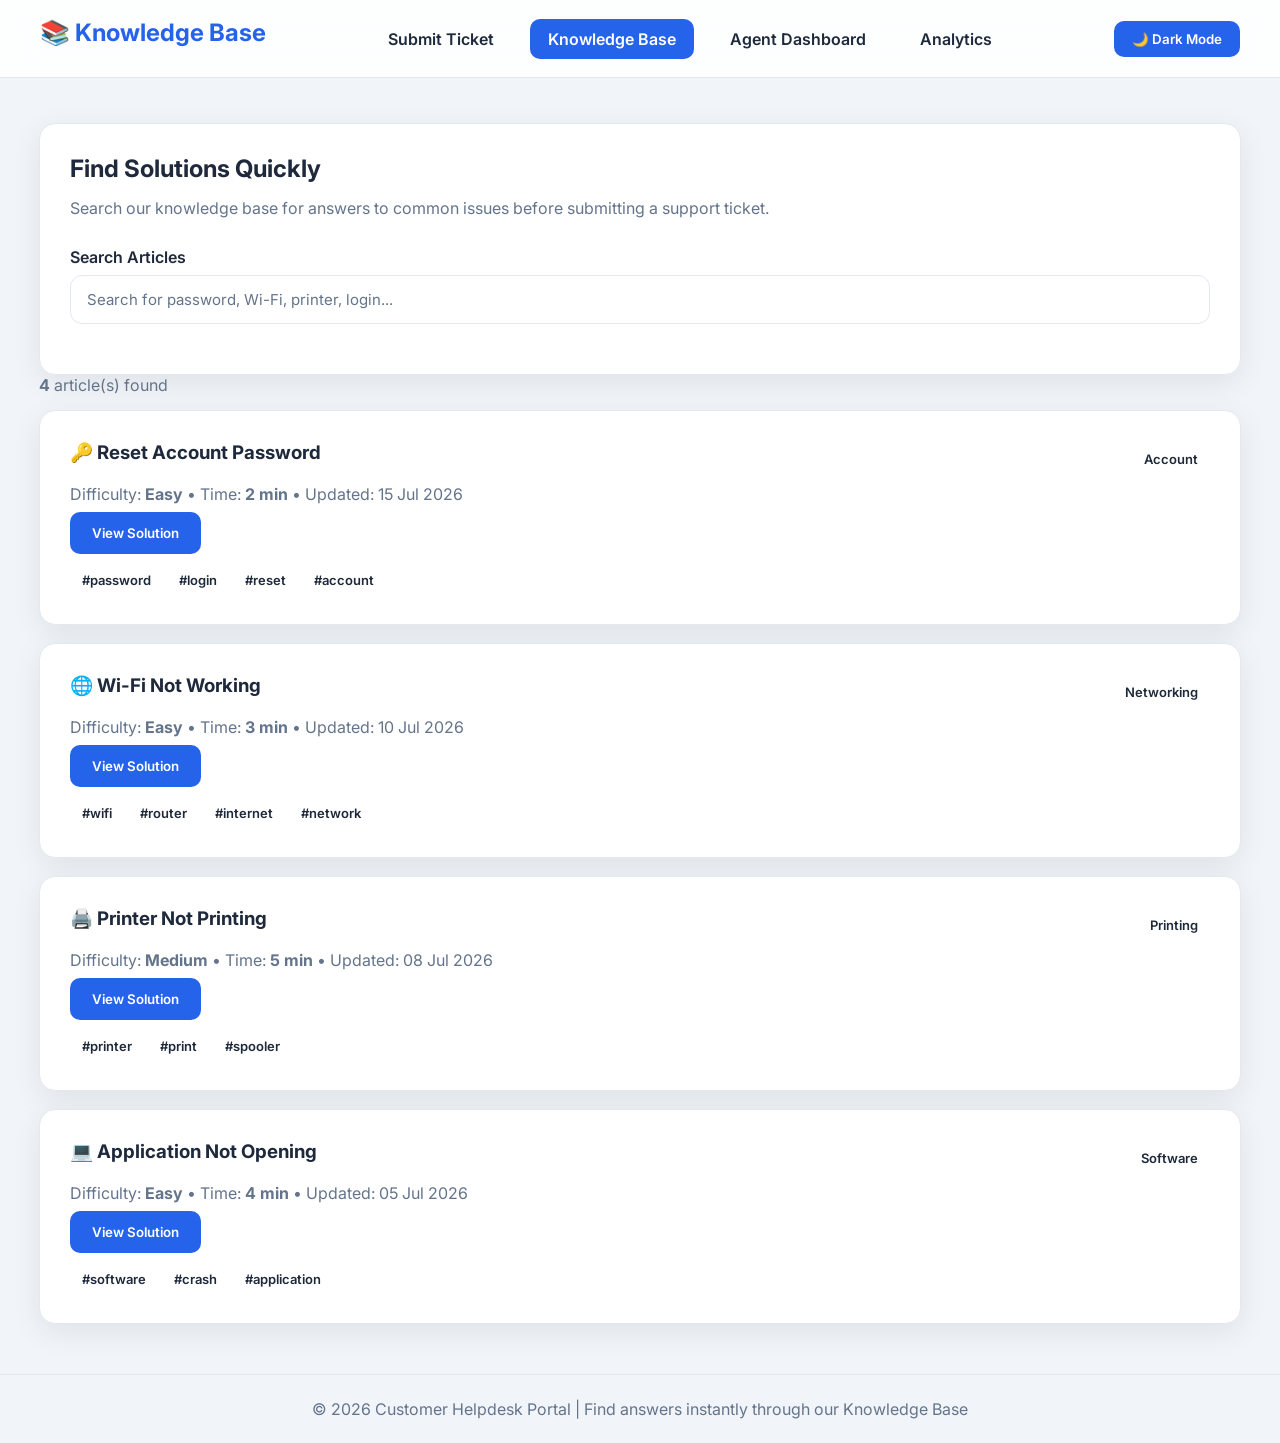
<file: support-ticket-hub/knowledge.html>
<!DOCTYPE html>
<html lang="en" data-theme="light">

<head>
    <meta charset="UTF-8">
    <meta name="viewport" content="width=device-width, initial-scale=1.0">

    <title>Knowledge Base | Customer Helpdesk</title>
    <link rel="icon" type="image/x-icon" href="assets/favicon.ico">
    <link rel="stylesheet" href="css/style.css">
</head>

<body>

    <!-- ================= HEADER ================= -->

    <header class="header">

        <div class="logo">
            <h1>📚 Knowledge Base</h1>
        </div>

        <nav>

            <a href="index.html">
                Submit Ticket
            </a>

            <a href="knowledge.html" class="active">
                Knowledge Base
            </a>

            <a href="dashboard.html">
                Agent Dashboard
            </a>

            <a href="analytics.html">
                Analytics
            </a>

        </nav>

        <button id="theme-toggle" class="theme-btn">
            🌙 Dark Mode
        </button>

    </header>

    <!-- ================= MAIN ================= -->

    <main class="container fade-in">

        <section class="card knowledge-card">

            <h2>Find Solutions Quickly</h2>

            <p class="subtitle">
                Search our knowledge base for answers to common issues before submitting a support ticket.
            </p>

            <div class="form-group">

                <label for="kb-search">
                    Search Articles
                </label>

                <input
                    type="text"
                    id="kb-search"
                    placeholder="Search for password, Wi-Fi, printer, login..."
                    autocomplete="off">

            </div>

        </section>

        <section id="kb-results-container" class="knowledge-results">

            <!-- Articles will be loaded here dynamically -->

        </section>

    </main>

    <!-- ================= FOOTER ================= -->

    <footer>

        <p>
            © 2026 Customer Helpdesk Portal |
            Find answers instantly through our Knowledge Base
        </p>

    </footer>

    <script type="module" src="js/knowledge.js"></script>

</body>

</html>
</file>
<file: support-ticket-hub/css/style.css>
/* ==========================================================
   CUSTOMER HELPDESK PORTAL - STYLE.CSS
   PART 1
========================================================== */

/* Google Font */
@import url('https://fonts.googleapis.com/css2?family=Inter:wght@300;400;500;600;700&display=swap');

/*==========================
  ROOT VARIABLES
==========================*/

:root{

    --primary:#2563eb;
    --primary-dark:#1d4ed8;

    --secondary:#3b82f6;

    --success:#10b981;
    --warning:#f59e0b;
    --danger:#ef4444;

    --bg:#f1f5f9;

    --card:#ffffff;

    --text:#1e293b;

    --text-light:#64748b;

    --border:#e2e8f0;

    --shadow:0 8px 30px rgba(0,0,0,.08);

    --radius:16px;

}

/*==========================
 DARK MODE
==========================*/

[data-theme="dark"]{

    --bg:#0f172a;

    --card:#1e293b;

    --text:#f8fafc;

    --text-light:#cbd5e1;

    --border:#334155;

    --shadow:0 10px 30px rgba(0,0,0,.45);

}

/*==========================
 RESET
==========================*/

*{

margin:0;

padding:0;

box-sizing:border-box;

font-family:"Inter",sans-serif;

}

html{

scroll-behavior:smooth;

}

body{

background:var(--bg);

color:var(--text);

min-height:100vh;

transition:.35s;

animation:pageFade .45s ease;

}

/*==========================
 PAGE ANIMATION
==========================*/

@keyframes pageFade{

from{

opacity:0;

transform:translateY(18px);

}

to{

opacity:1;

transform:translateY(0);

}

}

/*==========================
 LINKS
==========================*/

a{

text-decoration:none;

color:inherit;

}

/*==========================
 HEADER
==========================*/

.header{

position:sticky;

top:0;

z-index:1000;

display:flex;

align-items:center;

justify-content:space-between;

padding:18px 40px;

background:rgba(255,255,255,.85);

backdrop-filter:blur(18px);

border-bottom:1px solid var(--border);

transition:.3s;

}

[data-theme="dark"] .header{

background:rgba(15,23,42,.88);

}

.logo h1{

font-size:1.5rem;

font-weight:700;

color:var(--primary);

}

/*==========================
 NAVBAR
==========================*/

nav{

display:flex;

align-items:center;

gap:18px;

}

nav a{

padding:10px 18px;

border-radius:10px;

font-weight:600;

transition:.3s;

}

nav a:hover{

background:#dbeafe;

color:var(--primary);

}

[data-theme="dark"] nav a:hover{

background:#1e3a8a;

color:white;

}

nav a.active{

background:var(--primary);

color:white;

}

/*==========================
 THEME BUTTON
==========================*/

.theme-btn{

padding:10px 18px;

background:var(--primary);

color:white;

border:none;

border-radius:10px;

cursor:pointer;

transition:.3s;

font-weight:600;

}

.theme-btn:hover{

background:var(--primary-dark);

transform:translateY(-2px);

}

/*==========================
 MAIN CONTAINER
==========================*/

.container{

max-width:1250px;

margin:45px auto;

padding:0 24px;

}

/*==========================
 CARD
==========================*/

.card{

background:var(--card);

border-radius:var(--radius);

padding:30px;

box-shadow:var(--shadow);

border:1px solid var(--border);

transition:.35s;

}

.card:hover{

transform:translateY(-6px);

}

/*==========================
 TITLES
==========================*/

h1,h2,h3,h4{

margin-bottom:12px;

}

.subtitle{

color:var(--text-light);

margin-bottom:25px;

line-height:1.7;

}

/*==========================
 BUTTON
==========================*/

button{

border:none;

cursor:pointer;

padding:13px 22px;

border-radius:10px;

background:var(--primary);

color:white;

font-weight:600;

transition:.3s;

}

button:hover{

background:var(--primary-dark);

transform:translateY(-2px);

box-shadow:0 10px 22px rgba(37,99,235,.35);

}
/*==========================================================
  FORMS
==========================================================*/

.form-group{
    margin-bottom:20px;
}

.form-group label{
    display:block;
    font-weight:600;
    margin-bottom:8px;
    color:var(--text);
}

input,
select,
textarea{
    width:100%;
    padding:14px 16px;
    border:1px solid var(--border);
    border-radius:12px;
    background:var(--card);
    color:var(--text);
    font-size:15px;
    transition:.3s;
}

input::placeholder,
textarea::placeholder{
    color:var(--text-light);
}

input:focus,
select:focus,
textarea:focus{
    outline:none;
    border-color:var(--primary);
    box-shadow:0 0 0 4px rgba(37,99,235,.15);
}

textarea{
    resize:vertical;
    min-height:120px;
}

small{
    display:block;
    margin-top:8px;
    color:var(--text-light);
}

/*==========================================================
  SUBMIT BUTTON
==========================================================*/

.submit-btn{
    width:100%;
    margin-top:10px;
}

/*==========================================================
  BADGES
==========================================================*/

.badge{
    display:inline-flex;
    align-items:center;
    justify-content:center;
    padding:6px 12px;
    border-radius:999px;
    font-size:13px;
    font-weight:600;
}

.badge-high{
    background:#fee2e2;
    color:#b91c1c;
}

.badge-medium{
    background:#fef3c7;
    color:#b45309;
}

.badge-low{
    background:#dcfce7;
    color:#15803d;
}

/*==========================================================
  TABLE
==========================================================*/

.data-table{
    width:100%;
    border-collapse:collapse;
}

.data-table thead{
    background:var(--primary);
    color:#fff;
}

.data-table th{
    padding:15px;
    text-align:left;
    font-weight:600;
}

.data-table td{
    padding:14px;
    border-bottom:1px solid var(--border);
}

.data-table tbody tr{
    transition:.25s;
}

.data-table tbody tr:hover{
    background:rgba(37,99,235,.08);
    cursor:pointer;
}

/*==========================================================
  DASHBOARD LAYOUT
==========================================================*/

.dashboard-wrapper{
    display:grid;
    grid-template-columns:280px 1fr 340px;
    gap:24px;
    padding:30px;
}

.filter-panel{
    position:sticky;
    top:95px;
    height:fit-content;
}

.main-queue{
    min-width:0;
}

.detail-drawer{
    position:sticky;
    top:95px;
    height:fit-content;
}

.live-counter{
    margin-top:20px;
    text-align:center;
}

.live-counter strong{
    display:block;
    font-size:32px;
    color:var(--primary);
    margin-top:10px;
}

/*==========================================================
  NOTES
==========================================================*/

.notes-log{
    background:var(--bg);
    border:1px solid var(--border);
    border-radius:10px;
    padding:12px;
    max-height:140px;
    overflow:auto;
    margin-bottom:10px;
}

.hidden{
    display:none;
}

/*==========================================================
  MODAL
==========================================================*/

.modal-overlay{
    position:fixed;
    inset:0;
    background:rgba(0,0,0,.45);
    display:flex;
    justify-content:center;
    align-items:center;
    z-index:9999;
}

.modal-card{
    width:95%;
    max-width:520px;
}

.rating-stars{
    display:flex;
    gap:10px;
    justify-content:center;
    font-size:32px;
    margin:20px 0;
}

.rating-stars span{
    cursor:pointer;
    transition:.2s;
}

.rating-stars span:hover{
    transform:scale(1.2);
}

/*==========================================================
  TOAST
==========================================================*/

#toast-container{
    position:fixed;
    bottom:25px;
    right:25px;
    z-index:99999;
}

.toast{
    background:#111827;
    color:#fff;
    padding:15px 20px;
    border-radius:12px;
    margin-top:12px;
    box-shadow:0 10px 25px rgba(0,0,0,.2);
    animation:toastSlide .35s ease;
}

@keyframes toastSlide{
    from{
        opacity:0;
        transform:translateX(100%);
    }
    to{
        opacity:1;
        transform:translateX(0);
    }
}

/*==========================================================
  FOOTER
==========================================================*/

footer{
    margin-top:50px;
    padding:24px;
    text-align:center;
    color:var(--text-light);
    border-top:1px solid var(--border);
}

/*==========================================================
  RESPONSIVE
==========================================================*/

@media(max-width:1100px){

.dashboard-wrapper{
    grid-template-columns:1fr;
}

.filter-panel,
.detail-drawer{
    position:relative;
    top:0;
}

}

@media(max-width:768px){

.header{
    flex-direction:column;
    gap:16px;
    padding:20px;
}

nav{
    flex-wrap:wrap;
    justify-content:center;
}

.container{
    padding:0 16px;
}

.card{
    padding:20px;
}

button{
    width:100%;
}

}
</file>
